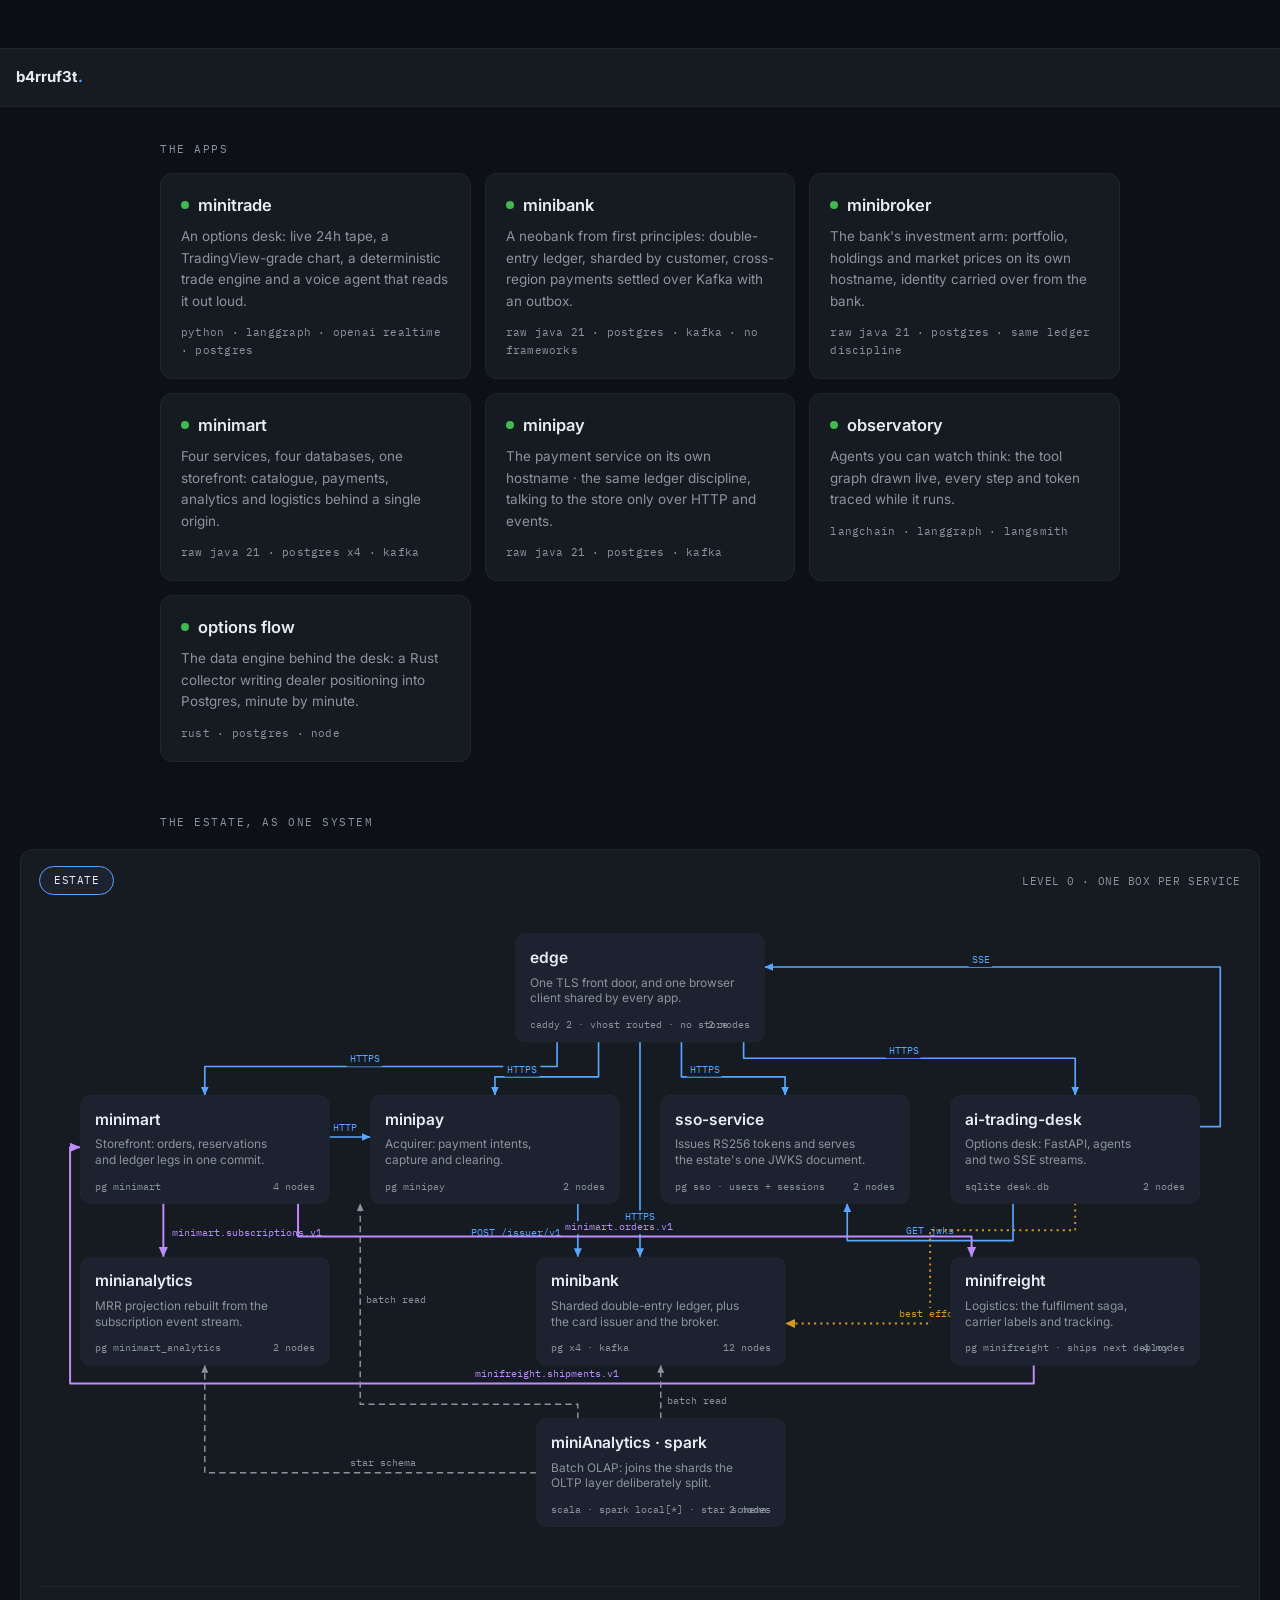
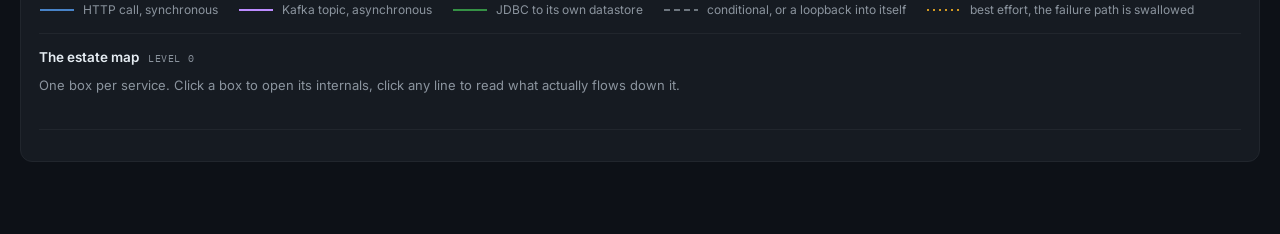
<file: web/portal/index.html>
<!DOCTYPE html>
<html lang="en">
<head>
<meta charset="utf-8">
<meta name="viewport" content="width=device-width, initial-scale=1">
<meta name="theme-color" content="#0d1117">
<title>b4rruf3t</title>
<link rel="preconnect" href="https://auth.b4rruf3t.com">
<link rel="preload" href="https://auth.b4rruf3t.com/eco-nav.js" as="script">
<link rel="icon" href="data:image/svg+xml,<svg xmlns=%22http://www.w3.org/2000/svg%22 viewBox=%220 0 100 100%22><text y=%22.9em%22 font-size=%2290%22>⬢</text></svg>">
<link href="https://fonts.googleapis.com/css2?family=Inter:wght@400;500;600;700&family=IBM+Plex+Mono:wght@400;500&display=swap" rel="stylesheet">
<style>
/* Estate band: reserved STATICALLY so the very first paint already sits under
   the bar. Must match --eco-nav-h in eco-nav.js (48px). The script re-asserts
   the same rule, but a deferred script can lose the race to first paint on a
   big document, and the whole page then shoves down by the bar height · that
   was the load jump. Static CSS cannot lose that race. */
html { padding-top:48px; }
html::before { content:""; position:fixed; top:0; left:0; right:0; height:48px;
  background:rgba(13,17,23,.95); border-bottom:1px solid #21262d;
  z-index:2147482998; pointer-events:none; }

  :root {
    /* the house palette · identical across minitrade, minibank, minimart */
    --bg:#0d1117; --panel:#161b22; --panel2:#1c2230; --line:#21262d;
    --text:#e6edf3; --dim:#8b949e;
    --accent:#58a6ff; --green:#3fb950; --red:#f85149; --amber:#d29922;
    --violet:#bc8cff;
    --mono:"IBM Plex Mono",ui-monospace,monospace;
  }
  * { box-sizing:border-box; margin:0; }
  body { background:var(--bg); color:var(--text); min-height:100%;
         font:15px/1.6 "Inter",system-ui,sans-serif; -webkit-font-smoothing:antialiased; }
  .topbar { display:flex; align-items:center; gap:10px; min-height:59px; padding:0 16px;
            background:var(--panel); border-bottom:1px solid var(--line); /* 59px = estate subheader contract */ }
  .brand { font-weight:700; font-size:15px; }
  .brand span { color:var(--accent); }

  main { max-width:1000px; margin:0 auto; padding:34px 20px 72px; }

  .grid { display:grid; gap:14px; margin-top:14px;
          grid-template-columns:repeat(auto-fill,minmax(290px,1fr)); }
  .card { display:block; background:var(--panel); border:1px solid var(--line);
          border-radius:12px; padding:18px 20px; text-decoration:none; color:inherit;
          transition:border-color .14s, background .14s, transform .14s; }
  .card:hover { border-color:var(--accent); background:var(--panel2); transform:translateY(-2px); }
  .card h2 { font-size:16.5px; font-weight:600; display:flex; align-items:center; gap:9px; }
  .card .dot { width:8px; height:8px; border-radius:50%; background:var(--green); flex:none; }
  .card p { color:var(--dim); font-size:13.5px; margin-top:8px; }
  .card .stack { margin-top:12px; font-family:var(--mono); font-size:11px;
                 color:var(--dim); letter-spacing:.02em; }
  .sec { margin-top:52px; font-family:var(--mono); font-size:11px; letter-spacing:.14em;
         text-transform:uppercase; color:var(--dim); }
  .sec:first-child { margin-top:0; }

  /* ---- estate map ------------------------------------------------------- */
  .wide { position:relative; left:50%; transform:translateX(-50%);
          width:min(1300px,calc(100vw - 40px)); }
  .estate { margin-top:18px; background:var(--panel); border:1px solid var(--line);
            border-radius:12px; padding:16px 18px 18px; }
  .ebar { display:flex; align-items:center; gap:8px; flex-wrap:wrap; margin-bottom:14px; }
  .pill { display:inline-flex; align-items:center; gap:6px; border-radius:999px;
          border:1px solid var(--line); background:var(--panel2); color:var(--dim);
          font:11px/1 var(--mono); letter-spacing:.05em; padding:8px 14px; cursor:pointer;
          text-transform:uppercase; transition:border-color .14s, color .14s; }
  .pill:hover { border-color:var(--accent); color:var(--text); }
  .pill[aria-pressed="true"] { border-color:var(--accent); color:var(--text); }
  .ebar .where { font:11px var(--mono); color:var(--dim); letter-spacing:.05em;
                 margin-left:auto; text-transform:uppercase; }
  .esvgwrap { overflow:hidden; }
  .esvg { width:100%; height:auto; display:block; }

  .svc { cursor:pointer; }
  .svcbox { fill:var(--panel2); stroke:var(--line); stroke-width:1; transition:stroke .14s; }
  .svc:hover .svcbox, .svc:focus .svcbox, .svc.on .svcbox { stroke:var(--accent); }
  .svc:focus { outline:none; }
  .svcname { fill:var(--text); font:600 15px "Inter",system-ui,sans-serif; }
  .svcwhat { fill:var(--dim); font:11.5px "Inter",system-ui,sans-serif; }
  .svcstore, .svccount { fill:var(--dim); font:10px var(--mono); }
  .elab { font:10px var(--mono); }
  .ehit { stroke:transparent; stroke-width:14; fill:none; cursor:pointer; }
  .edg:hover .elab { fill:var(--text); }
  .nd { cursor:pointer; }
  .ndbox { fill:var(--panel2); stroke:var(--line); stroke-width:1; transition:stroke .14s; }
  .nd:hover .ndbox, .nd:focus .ndbox, .nd.on .ndbox { stroke:var(--accent); }
  .nd:focus { outline:none; }
  .ndname { fill:var(--text); font:600 13px "Inter",system-ui,sans-serif; }
  .ndid { fill:var(--dim); font:10px var(--mono); }
  .ndtag { font:9px var(--mono); letter-spacing:.08em; }
  .ndtag.new { fill:var(--green); } .ndtag.existing { fill:var(--dim); }
  .dttl { fill:var(--dim); font:11px var(--mono); letter-spacing:.12em; }

  .elegend { display:flex; flex-wrap:wrap; gap:8px 20px; margin-top:14px;
             padding-top:13px; border-top:1px solid var(--line); }
  .lg { display:inline-flex; align-items:center; gap:8px; color:var(--dim); font-size:12px; }
  .einfo { margin-top:13px; border-top:1px solid var(--line); padding-top:13px; min-height:82px; }
  .einfo h4 { font-size:13.5px; font-weight:600; display:flex; align-items:baseline; gap:9px; }
  .einfo h4 em { font-style:normal; font:10px var(--mono); color:var(--dim);
                 letter-spacing:.06em; text-transform:uppercase; }
  .einfo p { color:var(--dim); font-size:13px; margin-top:7px; max-width:104ch; }
  .ecross { margin-top:14px; padding-top:13px; border-top:1px solid var(--line); }
  .ecross .elh { font:10px var(--mono); letter-spacing:.12em; text-transform:uppercase;
                 color:var(--dim); margin-bottom:8px; }
  .xr { display:flex; gap:10px; align-items:flex-start; font-size:12.5px;
        color:var(--dim); padding:5px 0; }
  .xr b { color:var(--text); font-weight:600; font-family:var(--mono); font-size:11px;
          white-space:nowrap; }
  .kbar { width:16px; height:2px; flex:none; margin-top:9px; border-radius:2px; }

  .elist { display:none; }
  .elx { border:1px solid var(--line); border-radius:10px; background:var(--panel);
         padding:12px 14px; margin-bottom:10px; }
  .elx summary { cursor:pointer; font-size:14.5px; font-weight:600; }
  .elx summary span { font:10px var(--mono); color:var(--dim); margin-left:6px; }
  .elx p { color:var(--dim); font-size:13px; margin-top:8px; }
  .elx p.mono { font:10.5px var(--mono); letter-spacing:.02em; margin-top:6px; }
  .elx .elh { font:10px var(--mono); letter-spacing:.12em; text-transform:uppercase;
              color:var(--dim); margin-top:14px; padding-top:9px;
              border-top:1px solid var(--line); }
  .eln { margin-top:10px; }
  .eln b { font-size:13px; } .eln span { font:10px var(--mono); color:var(--dim); margin-left:6px; }
  .eln p { margin-top:3px; }
  .enote { color:var(--dim); font-size:13px; margin-top:12px; max-width:88ch; }
  .enote b { color:var(--text); font-weight:600; }

  /* between the phone breakpoint and the width the map needs, hold the map at a
     legible floor and let it scroll inside its own box, never the page. */
  @media (min-width:701px) and (max-width:1059px) {
    .esvgwrap { overflow-x:auto; }
    .esvg { width:1040px; max-width:none; }
  }
  /* A node graph cannot work on a phone. Same table, rendered as a list. */
  @media (max-width:700px) {
    .wide { position:static; left:auto; transform:none; width:auto; }
    .estate { padding:0; background:none; border:0; }
    .ebar, .esvgwrap, .elegend, .einfo, .ecross { display:none; }
    .elist { display:block; }
  }
</style>
</head>
<body>
<!-- Estate bar: the portal is the hub, and the signed-in user shows here too. -->
<script src="https://auth.b4rruf3t.com/eco-nav.js" async></script>
<header class="topbar">
  <span class="brand">b4rruf3t<span>.</span></span>
</header>

<main>
  <div class="sec">The apps</div>
  <div class="grid">
    <a class="card" href="https://desk.b4rruf3t.com">
      <h2><span class="dot"></span>minitrade</h2>
      <p>An options desk: live 24h tape, a TradingView-grade chart, a deterministic
         trade engine and a voice agent that reads it out loud.</p>
      <div class="stack">python · langgraph · openai realtime · postgres</div>
    </a>
    <a class="card" href="https://bank.b4rruf3t.com">
      <h2><span class="dot"></span>minibank</h2>
      <p>A neobank from first principles: double-entry ledger, sharded by customer,
         cross-region payments settled over Kafka with an outbox.</p>
      <div class="stack">raw java 21 · postgres · kafka · no frameworks</div>
    </a>
    <a class="card" href="https://broker.b4rruf3t.com">
      <h2><span class="dot"></span>minibroker</h2>
      <p>The bank's investment arm: portfolio, holdings and market prices on its
         own hostname, identity carried over from the bank.</p>
      <div class="stack">raw java 21 · postgres · same ledger discipline</div>
    </a>
    <a class="card" href="https://mart.b4rruf3t.com">
      <h2><span class="dot"></span>minimart</h2>
      <p>Four services, four databases, one storefront: catalogue, payments,
         analytics and logistics behind a single origin.</p>
      <div class="stack">raw java 21 · postgres x4 · kafka</div>
    </a>
    <a class="card" href="https://pay.b4rruf3t.com">
      <h2><span class="dot"></span>minipay</h2>
      <p>The payment service on its own hostname · the same ledger discipline,
         talking to the store only over HTTP and events.</p>
      <div class="stack">raw java 21 · postgres · kafka</div>
    </a>
    <a class="card" href="https://obs.b4rruf3t.com">
      <h2><span class="dot"></span>observatory</h2>
      <p>Agents you can watch think: the tool graph drawn live, every step and
         token traced while it runs.</p>
      <div class="stack">langchain · langgraph · langsmith</div>
    </a>
    <a class="card" href="https://gex.b4rruf3t.com">
      <h2><span class="dot"></span>options flow</h2>
      <p>The data engine behind the desk: a Rust collector writing dealer
         positioning into Postgres, minute by minute.</p>
      <div class="stack">rust · postgres · node</div>
    </a>
  </div>

  <div class="sec">The estate, as one system</div>
  <div class="wide">
    <section class="estate">
      <div class="ebar">
        <button class="pill" id="e-back" aria-pressed="true">Estate</button>
        <span class="where" id="e-where">level 0 · one box per service</span>
      </div>
      <div class="esvgwrap" id="e-canvas"></div>
      <div class="elegend" id="e-legend"></div>
      <div class="einfo" id="e-info"></div>
      <div class="ecross" id="e-cross"></div>
      <div class="elist" id="e-list"></div>
      <noscript><p class="enote">The estate map needs JavaScript. The service list below
        carries the same information.</p></noscript>
    </section>
  </div>
</main>

<script type="application/json" id="estate-data">{"services":[{"id":"edge","label":"edge","what":["One TLS front door, and one browser","client shared by every app."],"store":"caddy 2 · vhost routed · no store","x":460,"y":24,"w":240,"h":104,"nodes":2},{"id":"minimart","label":"minimart","what":["Storefront: orders, reservations","and ledger legs in one commit."],"store":"pg minimart","x":40,"y":180,"w":240,"h":104,"nodes":4},{"id":"minipay","label":"minipay","what":["Acquirer: payment intents,","capture and clearing."],"store":"pg minipay","x":320,"y":180,"w":240,"h":104,"nodes":2},{"id":"sso-service","label":"sso-service","what":["Issues RS256 tokens and serves","the estate's one JWKS document."],"store":"pg sso · users + sessions","x":600,"y":180,"w":240,"h":104,"nodes":2},{"id":"ai-trading-desk","label":"ai-trading-desk","what":["Options desk: FastAPI, agents","and two SSE streams."],"store":"sqlite desk.db","x":880,"y":180,"w":240,"h":104,"nodes":2},{"id":"minianalytics","label":"minianalytics","what":["MRR projection rebuilt from the","subscription event stream."],"store":"pg minimart_analytics","x":40,"y":336,"w":240,"h":104,"nodes":2},{"id":"minibank","label":"minibank","what":["Sharded double-entry ledger, plus","the card issuer and the broker."],"store":"pg x4 · kafka","x":480,"y":336,"w":240,"h":104,"nodes":12},{"id":"minifreight","label":"minifreight","what":["Logistics: the fulfilment saga,","carrier labels and tracking."],"store":"pg minifreight · ships next deploy","x":880,"y":336,"w":240,"h":104,"nodes":4},{"id":"spark-olap","label":"miniAnalytics · spark","what":["Batch OLAP: joins the shards the","OLTP layer deliberately split."],"store":"scala · spark local[*] · star schema","x":480,"y":492,"w":240,"h":104,"nodes":2}],"serviceEdges":[{"id":"s1","from":"edge","to":"minimart","kind":"http","label":"HTTPS","labelAt":[300,148],"anchor":"start","route":[[500,128],[500,152],[160,152],[160,180]],"detail":[{"from":"caddy","to":"mart","carries":"HTTP to :8081 for mart.b4rruf3t.com."}]},{"id":"s2","from":"edge","to":"minipay","kind":"http","label":"HTTPS","labelAt":[452,158],"anchor":"start","route":[[540,128],[540,162],[440,162],[440,180]],"detail":[{"from":"caddy","to":"pay","carries":"HTTP to :8082 for pay.b4rruf3t.com."}]},{"id":"s3","from":"edge","to":"sso-service","kind":"http","label":"HTTPS","labelAt":[628,158],"anchor":"start","route":[[620,128],[620,162],[720,162],[720,180]],"detail":[{"from":"caddy","to":"sso","carries":"HTTP reverse_proxy sso:8090 for auth.b4rruf3t.com."}]},{"id":"s4","from":"edge","to":"ai-trading-desk","kind":"http","label":"HTTPS","labelAt":[820,140],"anchor":"start","route":[[680,128],[680,144],[1000,144],[1000,180]],"detail":[{"from":"caddy","to":"desk","carries":"HTTP to :8000 for desk.b4rruf3t.com."}]},{"id":"s5","from":"edge","to":"minibank","kind":"http","label":"HTTPS","labelAt":[580,300],"anchor":"middle","route":[[580,128],[580,336]],"detail":[{"from":"caddy","to":"api","carries":"HTTP to the ledger on :8080 for bank.b4rruf3t.com."}]},{"id":"s6","from":"ai-trading-desk","to":"edge","kind":"http","label":"SSE","labelAt":[900,52],"anchor":"start","route":[[1120,210],[1140,210],[1140,56],[700,56]],"detail":[{"from":"desk","to":"browser","carries":"SSE text/event-stream on /api/stream/quotes and /api/stream/events, back to this app's own browser tab."}]},{"id":"s7","from":"minimart","to":"minipay","kind":"http","label":"HTTP","labelAt":[284,214],"anchor":"start","route":[[280,220],[320,220]],"detail":[{"from":"mart","to":"pay","carries":"POST /v1/payment_intents with Idempotency-Key order:(id), then /capture or /cancel, plus GET /v1/payment_intents/{pi} and GET /v1/list from the Reconciler. No credential is ever sent."}]},{"id":"s9","from":"minimart","to":"minianalytics","kind":"kafka","label":"minimart.subscriptions.v1","labelAt":[128,316],"anchor":"start","route":[[120,284],[120,336]],"detail":[{"from":"martsubs","to":"analytics","carries":"Kafka, consumer group analytics, enable.auto.commit=false, dedup on the event_key header."}]},{"id":"s11","from":"minipay","to":"minibank","kind":"http","label":"POST /issuer/v1","labelAt":[460,316],"anchor":"middle","route":[[520,284],[520,336]],"detail":[{"from":"pay","to":"api","carries":"The four-party card model, across two repos: POST /issuer/v1/authorizations, /{ref}/capture, /{ref}/void and POST /issuer/v1/clearing, at MINIBANK_ISSUER_URL. This is the edge that makes the estate an estate."}]},{"id":"s14","from":"ai-trading-desk","to":"sso-service","kind":"http","label":"GET jwks","labelAt":[860,314],"anchor":"middle","route":[[940,284],[940,320],[780,320],[780,284]],"detail":[{"from":"desk","to":"sso","carries":"HTTPS GET /.well-known/jwks.json, the single RS256 key the desk verifies tokens against."}]},{"id":"s15","from":"ai-trading-desk","to":"minibank","kind":"besteffort","label":"best effort","labelAt":[862,394],"anchor":"middle","route":[[1000,284],[1000,310],[860,310],[860,400],[720,400]],"detail":[{"from":"desk","to":"broker","carries":"GET {BROKER_URL}/api/link?session= then POST /api/watchlist. Every failure path returns 200 synced:false, so it is drawn as best effort and not as a money edge."}]},{"id":"s16","from":"minimart","to":"minifreight","kind":"kafka","label":"minimart.orders.v1","labelAt":[560,310],"anchor":"middle","route":[[250,284],[250,316],[900,316],[900,336]],"detail":[{"from":"martrelay","to":"freight","carries":"Kafka, consumer group freight, claim and effect in one transaction on freight's own database. order.fulfilled is the trigger: a parcel leaves after the money is captured, never before."}]},{"id":"s17","from":"minifreight","to":"minimart","kind":"kafka","label":"minifreight.shipments.v1","labelAt":[490,452],"anchor":"middle","route":[[960,440],[960,458],[30,458],[30,230],[40,230]],"detail":[{"from":"frelay","to":"mart","carries":"The saga's return leg. When every carrier rejects a parcel, consumer group undeliverable restocks the sold units, refunds wallet money in the same commit, and records captured card money as a named refund case."}]},{"id":"s18","from":"spark-olap","to":"minibank","kind":"conditional","label":"batch read","labelAt":[606,478],"anchor":"start","route":[[600,492],[600,440]],"detail":[{"from":"spark","to":"shards","carries":"JDBC batch reads of the sharded ledger Postgres. SQL cannot join across the shards; Spark can, and that federation is the entire analytics pitch."}]},{"id":"s19","from":"spark-olap","to":"minimart","kind":"conditional","label":"batch read","labelAt":[316,380],"anchor":"start","route":[[520,492],[520,478],[310,478],[310,284]],"detail":[{"from":"spark","to":"martdb","carries":"JDBC batch read of the merchant Postgres: orders and subscriptions join the bank's ledger in one star schema."}]},{"id":"s20","from":"spark-olap","to":"minianalytics","kind":"conditional","label":"star schema","labelAt":[300,538],"anchor":"start","route":[[480,544],[160,544],[160,440]],"detail":[{"from":"spark","to":"anadb","carries":"Spark writes the star schema into minimart_analytics: the OLAP shelf lives beside the projection, and neither can see the shop's tables."}]}],"nodes":[{"id":"browser","service":"edge","label":"Browser","represents":"EXISTING. The PWA, and now one client for the whole estate: the same browser hits the bank, mart, pay, desk and auth vhosts."},{"id":"caddy","service":"edge","label":"Caddy 2","represents":"EXISTING. One TLS front door, vhost-routed: bank./mart./pay./desk./auth.b4rruf3t.com. The only node every service touches."},{"id":"sso","service":"sso-service","label":"SSO :8090","represents":"dev.b4rruf3t.sso.Main. Own JVM, own Dockerfile, own vhost. Routes /v1/users, /v1/tokens, /v1/tokens/refresh|revoke, /v1/users/me and /.well-known/jwks.json, the estate-wide RS256 key document."},{"id":"ssodb","service":"sso-service","label":"pg sso","represents":"Database sso on the shared control Postgres. Tables users + sessions. Flyway classpath:db/migration."},{"id":"mart","service":"minimart","label":"Mart :8081","represents":"NEW. dev.minimart MartApi, the merchant. 16 HTTP contexts including /api/checkout and /api/reconcile."},{"id":"martdb","service":"minimart","label":"pg minimart","represents":"NEW. Database minimart on the minimart Postgres (host 5436). Owns ledger, orders, reservations, outbox and handled_events, and Orders.submit writes all of them in ONE commit."},{"id":"martrelay","service":"minimart","label":"OutboxRelay","represents":"NEW. The only KafkaProducer in the minimart repo, bound to the merchant database. Polls unpublished outbox rows and produces them with acks=all, idempotence and an event_key header."},{"id":"martsubs","service":"minimart","label":"minimart.subscriptions.v1","represents":"NEW. The cross-service topic: the whole MRR projection in minianalytics is rebuilt from it."},{"id":"pay","service":"minipay","label":"Pay :8082","represents":"NEW. dev.minipay PayApi, the acquirer. 9 HTTP contexts: payment intents, capture, cancel, clearing and the reconciliation list."},{"id":"paydb","service":"minipay","label":"pg minipay","represents":"NEW. Database minipay: intents, customers, payment methods, clearing and settlements."},{"id":"analytics","service":"minianalytics","label":"Analytics :8083","represents":"NEW. dev.minianalytics AnalyticsApi. Serves /api/analytics/mrr|movements|waterfall|health, and runs consumer group analytics on minimart.subscriptions.v1 in the same JVM: manual commitSync, dedup on the event_key header."},{"id":"anadb","service":"minianalytics","label":"pg minimart_analytics","represents":"NEW. Database minimart_analytics. The projection movement and its own handled_events claim land in the same transaction."},{"id":"desk","service":"ai-trading-desk","label":"Desk :8000","represents":"NEW. FastAPI web.server:app, one uvicorn process, 25 routes plus two SSE streams."},{"id":"deskdb","service":"ai-trading-desk","label":"desk.db","represents":"NEW. SQLite on a docker volume: trades, chat_log, ta_signals, callbacks, appointments and quotes."},{"id":"api","service":"minibank","label":"API + Router + Issuer","represents":"EXISTING. The ledger JVM HTTP server: 25 contexts, virtual thread per request, token bucket. It also serves /issuer/v1/instruments|authorizations|clearing, the card-issuer routes minipay calls, from the same process."},{"id":"directory","service":"minibank","label":"Directory","represents":"EXISTING. minibank_directory on pg-control: the customer to region lookup every request starts with, and the physical home of the issuer card_instruments and card_authorizations tables."},{"id":"shard0","service":"minibank","label":"eu · PostgreSQL","represents":"EXISTING. MINIBANK_SHARD0_URL, region eu. Ledger plus outbox tables."},{"id":"shard1","service":"minibank","label":"uk · PostgreSQL","represents":"EXISTING. MINIBANK_SHARD1_URL, region uk. Ledger plus outbox tables."},{"id":"kafka","service":"minibank","label":"topic payments","represents":"EXISTING. The payments topic on the minibank broker. The topic, not the broker: the flow map depends on that distinction. Carries payment.completed, transfer.departed, transfer.bounced, trade.executed and mortgage.approved."},{"id":"applier","service":"minibank","label":"Applier","represents":"EXISTING. Consumer group shard-applier: reads payments and commits the arrive and refund legs on the destination shard."},{"id":"notif","service":"minibank","label":"Notifications","represents":"EXISTING. Consumer group notifications, with its own minibank_notifications database."},{"id":"ksettle","service":"minibank","label":"topic settlements","represents":"NEW. Kafka topic settlements, produced by both shard outbox relays as trade.settled and trade.rejected, consumed by the broker process."},{"id":"broker","service":"minibank","label":"Broker :8091","represents":"NEW. dev.minibank.broker.BrokerService: its own k8s Deployment, same image, different command, own HTTP surface (/health, /api/link, /api/watchlist). It also runs consumer group broker-orders on settlements, calling markSettled and compensate."},{"id":"brokerdb","service":"minibank","label":"minibank_broker","represents":"NEW. The fifth database, on pg-control, opened only by dev.minibank.broker classes. Order and fill rows plus its own outbox table, relayed by the shared OutboxRelay."},{"id":"korders","service":"minibank","label":"topic orders","represents":"NEW. Kafka topic orders, produced from the broker outbox as order.filled and consumed by the ledger."},{"id":"settle","service":"minibank","label":"Settlement","represents":"NEW. Consumer group broker-settlement inside the ledger JVM. Settlement.handle calls Products.settleFill, which writes the cash leg, the asset leg and the settlements outbox row in one commit."},{"id":"freight","service":"minifreight","label":"Freight :8084","represents":"NEW. dev.minifreight FreightApi and the saga driver: journaled carrier steps, a lease per shipment, and the rule that an unknown label outcome is asked about fresh · never re-fired blind, never abandoned blind."},{"id":"freightdb","service":"minifreight","label":"pg minifreight","represents":"NEW. Database minifreight: shipments, carrier_steps, tracking_events, outbox and handled_events. One shipment per order, enforced by the schema rather than promised by the code."},{"id":"carriers","service":"minifreight","label":"CarrierSim :8085","represents":"NEW. The outside world with opinions: two simulated carriers reached only over HTTP. One writes the label and then answers 500, delivers every webhook twice, and can go silent · which is why the driver polls."},{"id":"frelay","service":"minifreight","label":"FreightRelay","represents":"NEW. Freight's own outbox relay: acks=all, idempotence, rows marked published only after the broker acknowledges. Each service ships its own promises."},{"id":"spark","service":"spark-olap","label":"SparkApp","represents":"NEW. Scala + Spark local[*], a tuning playground with a curriculum: shuffle partitions, skew salting, broadcast joins, memory fractions. On a cluster the deps flip to Provided and the assembly is spark-submitted."},{"id":"warehouse","service":"spark-olap","label":"star schema","represents":"NEW. Fact and dimension tables in minimart_analytics, written by batch runs over the estate's real OLTP sources. The OLTP layer split the data on purpose; this is where it is allowed to meet."}],"edges":[{"from":"browser","to":"caddy","kind":"http","carries":"HTTPS. Every app in the estate is reached through this one hop."},{"from":"sso","to":"ssodb","kind":"jdbc","carries":"JDBC, one connection per call, no pool. INSERT and SELECT on users + sessions, all auto-commit."},{"from":"mart","to":"martdb","kind":"jdbc","carries":"JDBC. Orders.submit: ledger legs, orders, reservations and the outbox row, ONE commit."},{"from":"martdb","to":"martrelay","kind":"jdbc","carries":"Polling read of unpublished outbox rows, marked published only after the produce is acknowledged."},{"from":"martrelay","to":"martsubs","kind":"kafka","carries":"Kafka produce, acks=all, idempotence, event_key header."},{"from":"pay","to":"paydb","kind":"jdbc","carries":"JDBC. Intents, customers, payment methods, clearing and settlements."},{"from":"analytics","to":"anadb","kind":"jdbc","carries":"JDBC. The projection movement and the handled_events claim in one transaction on the way in, and the MRR, movements, waterfall and health reads on the way out."},{"from":"desk","to":"deskdb","kind":"jdbc","carries":"SQLite write: trades, chat_log, ta_signals, callbacks, appointments and quotes."},{"from":"api","to":"directory","kind":"jdbc","carries":"EXISTING. JDBC, the customer to region lookup, plus the issuer INSERT and UPDATE on card_instruments and card_authorizations."},{"from":"api","to":"shard0","kind":"jdbc","carries":"EXISTING. JDBC, the eu ledger transaction."},{"from":"api","to":"shard1","kind":"jdbc","carries":"EXISTING. JDBC, the uk ledger transaction."},{"from":"shard0","to":"kafka","kind":"kafka","carries":"EXISTING. OutboxRelay send from the eu shard."},{"from":"shard1","to":"kafka","kind":"kafka","carries":"EXISTING. Same relay, uk shard."},{"from":"kafka","to":"applier","kind":"kafka","carries":"EXISTING. Consumer group shard-applier."},{"from":"kafka","to":"notif","kind":"kafka","carries":"EXISTING. Consumer group notifications."},{"from":"applier","to":"shard0","kind":"jdbc","carries":"EXISTING. The arrive or refund leg, committed locally on eu."},{"from":"applier","to":"shard1","kind":"jdbc","carries":"EXISTING. Same, uk."},{"from":"shard0","to":"ksettle","kind":"kafka","carries":"Kafka: trade.settled and trade.rejected via the eu outbox relay."},{"from":"shard1","to":"ksettle","kind":"kafka","carries":"Kafka: same, uk."},{"from":"ksettle","to":"broker","kind":"kafka","carries":"Kafka, consumer group broker-orders inside the broker process, calling markSettled or compensate."},{"from":"broker","to":"brokerdb","kind":"jdbc","carries":"JDBC. Order and fill rows and the broker outbox, one commit."},{"from":"brokerdb","to":"korders","kind":"kafka","carries":"Kafka via the shared OutboxRelay pointed at BrokerDb::open. order.filled."},{"from":"korders","to":"settle","kind":"kafka","carries":"Kafka, consumer group broker-settlement, inside the ledger JVM."},{"from":"settle","to":"shard0","kind":"jdbc","carries":"JDBC. settleFill: cash leg, asset leg and the settlements outbox row in one commit."},{"from":"settle","to":"shard1","kind":"jdbc","carries":"JDBC. Same, uk."},{"from":"freight","to":"freightdb","kind":"jdbc","carries":"JDBC. The consumer's claim and the shipment it creates commit together; the driver's journal rows commit BEFORE the carrier call they describe."},{"from":"freight","to":"carriers","kind":"http","carries":"HTTP label requests and status polls, idempotent by a request id minted from (shipment, carrier)."},{"from":"carriers","to":"freight","kind":"besteffort","carries":"Webhooks, HMAC-SHA256 signed per carrier and verified in constant time, delivered once, twice or never · which is exactly why the driver also polls."},{"from":"freightdb","to":"frelay","kind":"jdbc","carries":"Polling read of freight's own outbox, marked published only after the produce is acknowledged."},{"from":"spark","to":"warehouse","kind":"jdbc","carries":"Batch write of the star schema, one experiment per run, benchmark notes written for each."}]}</script>
<script>
(function () {
  var raw = document.getElementById('estate-data');
  var canvas = document.getElementById('e-canvas');
  if (!raw || !canvas) return;
  var D = JSON.parse(raw.textContent);

  var NBY = {}, SBY = {};
  D.nodes.forEach(function (n) { NBY[n.id] = n; });
  D.services.forEach(function (s) { SBY[s.id] = s; });

  var KIND = {
    http:        { c:'var(--accent)', d:'',    w:1.6, m:'a-acc', t:'HTTP call, synchronous' },
    https:       { c:'var(--accent)', d:'',    w:1.6, m:'a-acc', t:'HTTPS to a third party' },
    kafka:       { c:'var(--violet)', d:'',    w:1.9, m:'a-vio', t:'Kafka topic, asynchronous' },
    jdbc:        { c:'var(--green)',  d:'',    w:1.6, m:'a-grn', t:'JDBC to its own datastore' },
    conditional: { c:'var(--dim)',    d:'6 4', w:1.4, m:'a-dim', t:'conditional, or a loopback into itself' },
    besteffort:  { c:'var(--amber)',  d:'2 4', w:1.8, m:'a-amb', t:'best effort, the failure path is swallowed' }
  };
  var LEGEND = ['http','kafka','jdbc','conditional','besteffort'];

  function esc(s) {
    return String(s).replace(/&/g,'&amp;').replace(/</g,'&lt;').replace(/>/g,'&gt;');
  }
  function marker(id, color, open) {
    return '<marker id="' + id + '" viewBox="0 0 10 10" refX="9" refY="5" markerWidth="6"' +
      ' markerHeight="6" orient="auto-start-reverse">' +
      (open ? '<path d="M0.5 1 L9 5 L0.5 9" fill="none" stroke="' + color + '" stroke-width="1.5"/>'
            : '<path d="M0 1 L9 5 L0 9 z" fill="' + color + '"/>') + '</marker>';
  }
  var DEFS = '<defs>' + marker('a-acc','var(--accent)') + marker('a-vio','var(--violet)') +
    marker('a-grn','var(--green)') + marker('a-dim','var(--dim)') +
    marker('a-amb','var(--amber)') + '</defs>';

  /* ---- level 0 ---------------------------------------------------------- */
  function label(txt, x, y, anchor, k) {
    var w = txt.length * 5.6 + 8;
    var rx = anchor === 'middle' ? x - w / 2 : x - 4;
    return '<rect x="' + rx.toFixed(1) + '" y="' + (y - 9) + '" width="' + w.toFixed(1) +
      '" height="13" rx="3" fill="var(--panel)" opacity="0.94"/>' +
      '<text class="elab" x="' + x + '" y="' + y + '" text-anchor="' +
      (anchor === 'middle' ? 'middle' : 'start') + '" fill="' + k.c + '"' +
      (k.o ? ' opacity="' + k.o + '"' : '') + '>' + esc(txt) + '</text>';
  }
  function svcEdge(e) {
    var k = KIND[e.kind];
    var pts = e.route.map(function (p) { return p[0] + ',' + p[1]; }).join(' ');
    return '<g class="edg" data-edge="' + e.id + '">' +
      '<polyline points="' + pts + '" fill="none" stroke="' + k.c + '" stroke-width="' + k.w + '"' +
      (k.d ? ' stroke-dasharray="' + k.d + '"' : '') + (k.o ? ' opacity="' + k.o + '"' : '') +
      ' stroke-linejoin="round" marker-end="url(#' + k.m + ')"/>' +
      '<polyline points="' + pts + '" class="ehit"/>' +
      label(e.label, e.labelAt[0], e.labelAt[1], e.anchor, k) + '</g>';
  }
  function svcBox(v) {
    var s = '<g class="svc" data-svc="' + v.id + '" tabindex="0" role="button" aria-label="' +
      esc(v.label) + ', open its internals">' +
      '<rect class="svcbox" x="' + v.x + '" y="' + v.y + '" width="' + v.w + '" height="' + v.h + '" rx="10"/>' +
      '<text class="svcname" x="' + (v.x + 14) + '" y="' + (v.y + 28) + '">' + esc(v.label) + '</text>';
    v.what.forEach(function (l, i) {
      s += '<text class="svcwhat" x="' + (v.x + 14) + '" y="' + (v.y + 51 + i * 15) + '">' + esc(l) + '</text>';
    });
    s += '<text class="svcstore" x="' + (v.x + 14) + '" y="' + (v.y + 91) + '">' + esc(v.store) + '</text>' +
      '<text class="svccount" x="' + (v.x + v.w - 14) + '" y="' + (v.y + 91) + '" text-anchor="end">' +
      v.nodes + ' nodes</text></g>';
    return s;
  }
  function renderEstate() {
    var s = '<svg class="esvg" viewBox="0 0 1160 640" role="img" ' +
      'aria-label="Estate architecture map, nine services">' + DEFS;
    D.serviceEdges.forEach(function (e) { s += svcEdge(e); });
    D.services.forEach(function (v) { s += svcBox(v); });
    return s + '</svg>';
  }

  /* ---- level 1 · hand-placed, one coordinate table per service -----------
     There is no packer here on purpose. An automatic grid places a node by its
     index in a queue, which is a number that has nothing to do with what the
     node talks to, so a service's process lands nowhere near its own database
     and every edge crosses the picture. These coordinates are chosen by hand so
     that the drawing reads as the flow it is: HTTP surface at the top, stores
     and in-process parts beside whatever uses them, topics and their consumers
     below in the direction messages travel. A handful of edges carry explicit
     waypoints, for the same reason a hand-drawn diagram does: a return path in a
     cycle has to get home down a lane, not through the boxes.
     Boxes are all 48 tall, label centred, id centred underneath in mono, which
     is the bank x-ray's treatment because this is the same family of diagram. */
  /* Every service is authored in the SAME 1240-wide canvas, and that is not an
     accident of copy-paste. The svg is scaled to the container, so a two-node
     service drawn in a 700-wide box would render its type nearly twice the size
     of minibank's and stop looking like the same diagram. One canvas width, one
     text size, one visual weight across all ten. */
  var NH = 48, DW = 1240;
  var LAY = {
    /* A service that is one process and one store is drawn as a pair across
       the canvas rather than as a column. The canvas is 1240 wide whatever the
       service is, so a column would leave every bit of that width empty and
       make a two-node service look like a mistake. */
    edge: { h:150, n:{
      browser:{x:210,y:62,w:320}, caddy:{x:710,y:62,w:320} } },

    'sso-service': { h:150, n:{
      sso:{x:210,y:62,w:320}, ssodb:{x:710,y:62,w:320} } },

    minipay: { h:150, n:{
      pay:{x:210,y:62,w:320}, paydb:{x:710,y:62,w:320} } },

    minianalytics: { h:150, n:{
      analytics:{x:210,y:62,w:320}, anadb:{x:710,y:62,w:320} } },

    'ai-trading-desk': { h:150, n:{
      desk:{x:210,y:62,w:320}, deskdb:{x:710,y:62,w:320} } },

    /* mart commits the order, the reservations, the ledger legs and an outbox
       row together; the relay drains that outbox onto the topic analytics is
       rebuilt from. One loop, drawn as a U, so no line crosses another. */
    minimart: { h:270, n:{
      mart:{x:210,y:62,w:320},       martdb:{x:710,y:62,w:320},
      martrelay:{x:710,y:174,w:320}, martsubs:{x:210,y:174,w:320} } },

    /* freight's loop reads the same way: the process and its books on top,
       and underneath them the two parties it answers to · the carriers it
       dials, and the relay that ships what its outbox promised. */
    minifreight: { h:270, n:{
      freight:{x:210,y:62,w:320},   freightdb:{x:710,y:62,w:320},
      carriers:{x:210,y:174,w:320}, frelay:{x:710,y:174,w:320} } },

    'spark-olap': { h:150, n:{
      spark:{x:210,y:62,w:320}, warehouse:{x:710,y:62,w:320} } },

    /* Twelve nodes, arranged as the two loops they are. The request path runs
       down the middle: router, directory, both shards. Underneath the shards
       sit the two topics their outbox relays feed, payments on the left and
       settlements on the right, each with its consumers below it. The one
       unavoidable crossing is the fan itself: both shards relay into both
       topics, so eu's line to settlements and uk's line to payments have to
       pass each other whichever way the boxes are placed. Return legs get
       lanes, because the alternative is a line through six other lines. */
    minibank: { h:600, n:{
      directory:{x:60,y:48,w:250},   api:{x:420,y:48,w:420},
      shard0:{x:330,y:160,w:230},    shard1:{x:700,y:160,w:230},
      kafka:{x:330,y:272,w:250},     ksettle:{x:660,y:272,w:230},
      applier:{x:60,y:390,w:220},    notif:{x:330,y:390,w:230},
      broker:{x:700,y:390,w:220},    settle:{x:990,y:390,w:220},
      brokerdb:{x:700,y:490,w:220},  korders:{x:990,y:490,w:220} },
      /* The applier and the settlement consumer each write back into BOTH
         shards, and each sits below the topic it reads, so one of its two
         return legs would otherwise cut straight through a topic box. Those
         legs go round the outside instead, down a clear lane and back up,
         where they read as returns rather than as part of the flow. */
      e:{ 'applier|shard0': [[30,414],[30,196]],
          'applier|shard1': [[170,560],[1230,560],[1230,190]],
          'settle|shard0':  [[1040,460],[600,460],[600,190]] } }
  };

  function detailLayout(sid) {
    var P = LAY[sid], cells = {}, set = {};
    D.nodes.forEach(function (n) {
      if (n.service !== sid) return;
      set[n.id] = 1;
      var c = P && P.n[n.id];
      cells[n.id] = c ? { id:n.id, x:c.x, y:c.y, w:c.w, h:c.h || NH }
                      : { id:n.id, x:20, y:20, w:180, h:NH };
    });
    var inner = D.edges.filter(function (e) { return set[e.from] && set[e.to]; });
    return { cells:cells, inner:inner, way:(P && P.e) || {}, w:DW, h:P ? P.h : 300 };
  }

  /* Where a straight run from `from` towards `to` leaves the rectangle. Every
     endpoint therefore lands on a border rather than floating in the box. */
  function border(c, fx, fy, tx, ty) {
    var cx = c.x + c.w / 2, cy = c.y + c.h / 2, dx = tx - fx, dy = ty - fy;
    if (!dx && !dy) return [cx, cy];
    var t = Infinity;
    function hit(v) { if (v > 0 && v < t) t = v; }
    if (dx) { hit((c.x - fx) / dx); hit((c.x + c.w - fx) / dx); }
    if (dy) { hit((c.y - fy) / dy); hit((c.y + c.h - fy) / dy); }
    if (!isFinite(t)) return [cx, cy];
    var px = fx + dx * t, py = fy + dy * t;
    return [Math.min(Math.max(px, c.x), c.x + c.w), Math.min(Math.max(py, c.y), c.y + c.h)];
  }
  function edgePoints(e, L) {
    var a = L.cells[e.from], b = L.cells[e.to];
    if (!a || !b || a === b) return null;
    var ac = [a.x + a.w / 2, a.y + a.h / 2], bc = [b.x + b.w / 2, b.y + b.h / 2];
    var w = L.way[e.from + '|' + e.to];
    if (w && w.length) {
      var pts = [border(a, ac[0], ac[1], w[0][0], w[0][1])];
      for (var i = 0; i < w.length; i++) pts.push([w[i][0], w[i][1]]);
      var last = w[w.length - 1];
      pts.push(border(b, last[0], last[1], bc[0], bc[1]));
      return pts;
    }
    return [border(a, ac[0], ac[1], bc[0], bc[1]), border(b, bc[0], bc[1], ac[0], ac[1])];
  }
  function innerEdge(e, L) {
    var pts = edgePoints(e, L);
    if (!pts) return '';
    var k = KIND[e.kind] || KIND.http;
    var d = pts.map(function (p) { return p[0].toFixed(1) + ',' + p[1].toFixed(1); }).join(' ');
    return '<g class="edg" data-edge="' + e.from + '|' + e.to + '">' +
      '<polyline points="' + d + '" fill="none" stroke="' + k.c + '" stroke-width="' + k.w + '"' +
      (k.d ? ' stroke-dasharray="' + k.d + '"' : '') + (k.o ? ' opacity="' + k.o + '"' : '') +
      ' stroke-linejoin="round" marker-end="url(#' + k.m + ')"/>' +
      '<polyline points="' + d + '" class="ehit"/></g>';
  }
  function nodeCell(n, c) {
    var tag = /^EXISTING/.test(n.represents) ? 'existing'
            : /^NEW/.test(n.represents) ? 'new' : '';
    var mid = c.x + c.w / 2;
    return '<g class="nd" data-node="' + n.id + '" tabindex="0" role="button" aria-label="' +
      esc(n.label) + '">' +
      '<rect class="ndbox" x="' + c.x + '" y="' + c.y + '" width="' + c.w + '" height="' + c.h + '" rx="9"/>' +
      (tag ? '<text class="ndtag ' + tag + '" x="' + (c.x + c.w - 9) + '" y="' + (c.y + 13) +
             '" text-anchor="end">' + tag.toUpperCase() + '</text>' : '') +
      '<text class="ndname" x="' + mid + '" y="' + (c.y + 27) + '" text-anchor="middle">' +
      esc(n.label) + '</text>' +
      '<text class="ndid" x="' + mid + '" y="' + (c.y + 41) + '" text-anchor="middle">' +
      esc(n.id) + '</text></g>';
  }
  function renderDetail(sid) {
    var L = detailLayout(sid);
    var s = '<svg class="esvg" viewBox="0 0 ' + L.w + ' ' + L.h + '" role="img" aria-label="' +
      esc(sid) + ' internals">' + DEFS +
      '<text class="dttl" x="2" y="20">' + esc(sid).toUpperCase() + ' · INSIDE THE BOX</text>';
    L.inner.forEach(function (e) { s += innerEdge(e, L); });
    Object.keys(L.cells).forEach(function (id) { s += nodeCell(NBY[id], L.cells[id]); });
    return s + '</svg>';
  }

  /* ---- panels ----------------------------------------------------------- */
  function bar(kind) {
    var k = KIND[kind] || KIND.http;
    return '<span class="kbar" style="background:' + k.c + (k.o ? ';opacity:' + k.o : '') + '"></span>';
  }
  function crossPanel(sid) {
    var out = D.serviceEdges.filter(function (e) { return e.from === sid; });
    var inn = D.serviceEdges.filter(function (e) { return e.to === sid; });
    var h = '';
    function block(title, list, dirKey) {
      if (!list.length) return '';
      var s = '<div class="elh">' + title + '</div>';
      list.forEach(function (e) {
        e.detail.forEach(function (d) {
          s += '<div class="xr">' + bar(e.kind) + '<b>' + esc(e[dirKey]) + '</b><span>' +
            esc(d.from) + ' &#8594; ' + esc(d.to) + ' · ' + esc(d.carries) + '</span></div>';
        });
      });
      return s;
    }
    h += block('crosses out of ' + sid, out, 'to');
    h += block('crosses into ' + sid, inn, 'from');
    return h;
  }
  function info(title, tag, body) {
    document.getElementById('e-info').innerHTML =
      '<h4>' + esc(title) + (tag ? '<em>' + esc(tag) + '</em>' : '') + '</h4><p>' + esc(body) + '</p>';
  }
  var DEFAULT_INFO = ['The estate map', 'level 0',
    'One box per service. Click a box to open its internals, click any line to read what ' +
    'actually flows down it.'];

  function renderLegend() {
    return LEGEND.map(function (kk) {
      var k = KIND[kk];
      return '<span class="lg"><svg width="36" height="10" aria-hidden="true">' +
        '<line x1="1" y1="5" x2="35" y2="5" stroke="' + k.c + '" stroke-width="' + k.w + '"' +
        (k.d ? ' stroke-dasharray="' + k.d + '"' : '') + (k.o ? ' opacity="' + k.o + '"' : '') +
        '/></svg>' + esc(k.t) + '</span>';
    }).join('');
  }

  /* ---- mobile fallback, same table, no diagram -------------------------- */
  function renderList() {
    var h = '';
    D.services.forEach(function (v) {
      h += '<details class="elx"><summary>' + esc(v.label) +
        '<span>' + v.nodes + ' nodes</span></summary>' +
        '<p>' + esc(v.what.join(' ')) + '</p>' +
        '<p class="mono">' + esc(v.store) + '</p>';
      var out = D.serviceEdges.filter(function (e) { return e.from === v.id; });
      var inn = D.serviceEdges.filter(function (e) { return e.to === v.id; });
      if (out.length) {
        h += '<div class="elh">calls out</div>';
        out.forEach(function (e) {
          h += '<div class="xr">' + bar(e.kind) + '<b>' + esc(e.to) + '</b><span>' +
            esc(KIND[e.kind].t) + ' · ' + esc(e.detail.map(function (d) { return d.carries; }).join(' ')) +
            '</span></div>';
        });
      }
      if (inn.length) {
        h += '<div class="elh">called by</div>';
        inn.forEach(function (e) {
          h += '<div class="xr">' + bar(e.kind) + '<b>' + esc(e.from) + '</b><span>' +
            esc(KIND[e.kind].t) + '</span></div>';
        });
      }
      h += '<div class="elh">inside</div>';
      D.nodes.forEach(function (n) {
        if (n.service !== v.id) return;
        h += '<div class="eln"><b>' + esc(n.label) + '</b><span>' + esc(n.id) + '</span><p>' +
          esc(n.represents) + '</p></div>';
      });
      h += '</details>';
    });
    return h;
  }

  /* ---- wiring ----------------------------------------------------------- */
  var mode = null;
  var backBtn = document.getElementById('e-back');
  var where = document.getElementById('e-where');
  var crossEl = document.getElementById('e-cross');

  function show(sid) {
    mode = sid;
    if (!sid) {
      canvas.innerHTML = renderEstate();
      where.textContent = 'level 0 · one box per service';
      crossEl.innerHTML = '';
      backBtn.setAttribute('aria-pressed', 'true');
      backBtn.textContent = 'Estate';
      info(DEFAULT_INFO[0], DEFAULT_INFO[1], DEFAULT_INFO[2]);
    } else {
      var v = SBY[sid];
      canvas.innerHTML = renderDetail(sid);
      where.textContent = 'level 1 · ' + sid + ' · ' + v.nodes + ' nodes · click the pill to collapse';
      crossEl.innerHTML = crossPanel(sid);
      backBtn.setAttribute('aria-pressed', 'false');
      backBtn.textContent = '← back to the estate';
      info(v.label, 'service · ' + v.nodes + ' nodes', v.what.join(' ') + ' Store: ' + v.store + '.');
    }
  }

  canvas.addEventListener('click', function (ev) {
    var g = ev.target.closest ? ev.target.closest('[data-svc],[data-node],[data-edge]') : null;
    if (!g) return;
    if (g.hasAttribute('data-svc')) {
      var sid = g.getAttribute('data-svc');
      show(mode === sid ? null : sid);
    } else if (g.hasAttribute('data-node')) {
      var n = NBY[g.getAttribute('data-node')];
      Array.prototype.forEach.call(canvas.querySelectorAll('.nd.on'), function (x) { x.classList.remove('on'); });
      g.classList.add('on');
      info(n.label, n.id + ' · ' + n.service, n.represents);
    } else {
      var key = g.getAttribute('data-edge'), e;
      if (key.indexOf('|') < 0) {
        e = D.serviceEdges.filter(function (x) { return x.id === key; })[0];
        if (e) info(e.from + ' → ' + e.to, KIND[e.kind].t,
          e.detail.map(function (d) { return d.from + ' → ' + d.to + ': ' + d.carries; }).join('  '));
      } else {
        var p = key.split('|');
        e = D.edges.filter(function (x) { return x.from === p[0] && x.to === p[1]; })[0];
        if (e) info(NBY[e.from].label + ' → ' + NBY[e.to].label, KIND[e.kind].t, e.carries);
      }
    }
  });
  canvas.addEventListener('keydown', function (ev) {
    if (ev.key === 'Enter' || ev.key === ' ') {
      if (ev.target.closest && ev.target.closest('[data-svc],[data-node]')) {
        ev.preventDefault();
        ev.target.closest('[data-svc],[data-node]').dispatchEvent(
          new MouseEvent('click', { bubbles: true }));
      }
    }
  });
  document.addEventListener('keydown', function (ev) { if (ev.key === 'Escape' && mode) show(null); });
  backBtn.addEventListener('click', function () { show(null); });

  document.getElementById('e-legend').innerHTML = renderLegend();
  document.getElementById('e-list').innerHTML = renderList();
  show(null);
})();
</script>
</body>
</html>
</file>
